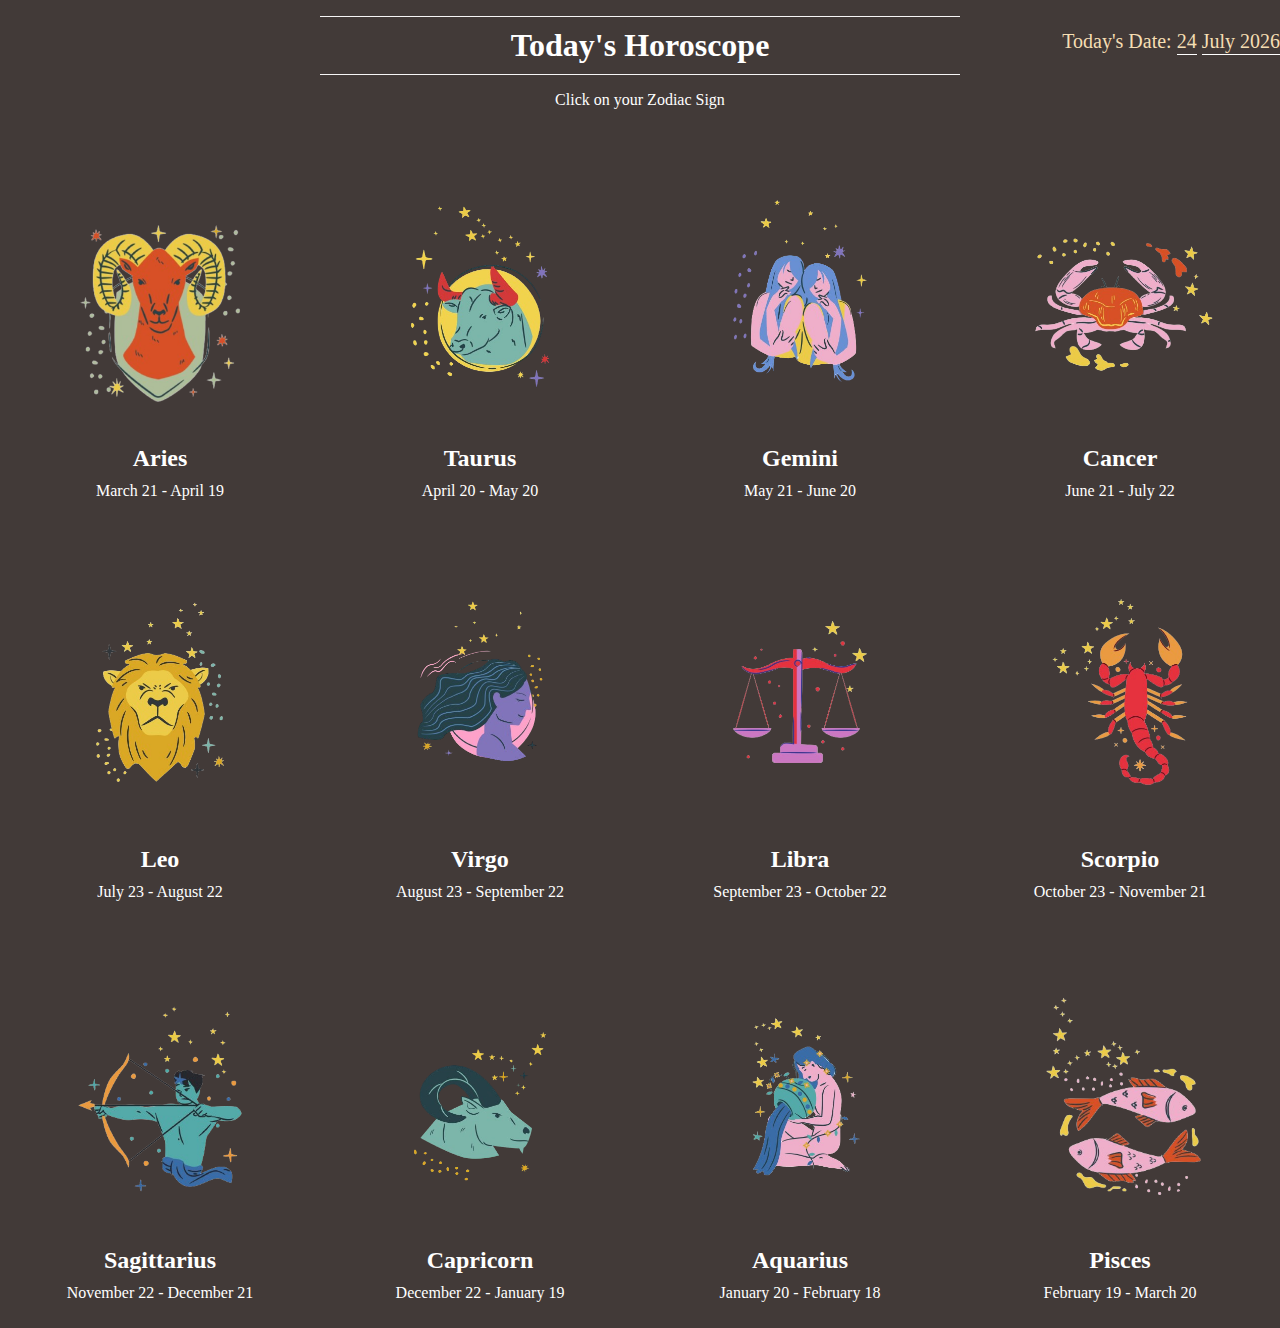
<file: index.html>
<!DOCTYPE html>
<html lang="en">
<head>
    <meta charset="UTF-8">
    <meta name="viewport" content="width=device-width, initial-scale=1.0">
    <title>Know your Horoscope</title>
    <link rel="stylesheet" href="style.css">
</head>
<body>
<div class="container">
    <div class="first">
        <div class="heading">
            <h1>Today's Horoscope</h1>
        </div>
        <div class="date">
            <p>Today's Date:
                <span id="date-day"></span>
                <span id="date-month-year"></span>
            </p>
        </div>
    </div>
    <div class="para">
        <p>Click on your Zodiac Sign</p>
    </div>
    <div class="hero-section">
        <div class="zodiac">
            <div id="aries" class="zodiac-sign">
                <img src="aries.png" alt="">
                <h2>Aries</h2>
                <p>March 21 - April 19</p>
            </div>
            <div id="taurus" class="zodiac-sign">
                <img src="taurus.png" alt="">
                <h2>Taurus</h2>
                <p>April 20 - May 20</p>
            </div>
            <div id="gemini" class="zodiac-sign">
                <img src="gemini.png" alt="">
                <h2>Gemini</h2>
                <p>May 21 - June 20</p>
            </div>
            <div id="cancer" class="zodiac-sign">
                <img src="cancer.png" alt="">
                <h2>Cancer</h2>
                <p>June 21 - July 22</p>
            </div>
        </div>
        <div class="zodiac-two">
            <div id="leo" class="zodiac-sign">
                <img src="leo.png" alt="">
                <h2>Leo</h2>
                <p>July 23 - August 22</p>
            </div>
            <div id="virgo" class="zodiac-sign">
                <img src="virgo.png" alt="">
                <h2>Virgo</h2>
                <p>August 23 - September 22</p>
            </div>
            <div id="libra" class="zodiac-sign">
                <img src="libra.png" alt="">
                <h2>Libra</h2>
                <p>September 23 - October 22</p>
            </div>
            <div id="scorpio" class="zodiac-sign">
                <img src="scorpio.png" alt="">
                <h2>Scorpio</h2>
                <p>October 23 - November 21</p>
            </div>
        </div>
        <div class="zodiac-three">
            <div id="sagittarius" class="zodiac-sign">
                <img src="sagittarius.png" alt="">
                <h2>Sagittarius</h2>
                <p>November 22 - December 21</p>
            </div>
            <div id="capricorn" class="zodiac-sign">
                <img src="capricron.png" alt="">
                <h2>Capricorn</h2>
                <p>December 22 - January 19</p>
            </div>
            <div id="aquarius" class="zodiac-sign">
                <img src="aquarius.png" alt="">
                <h2>Aquarius</h2>
                <p>January 20 - February 18</p>
            </div>
            <div id="pisces" class="zodiac-sign">
                <img src="pisces.png" alt="">
                <h2>Pisces</h2>
                <p>February 19 - March 20</p>
            </div>
        </div>
    </div>
    <div id="horoscope-text" class="para"></div>
</div>

<script src="script.js"></script>
</body>
</html>
</file>
<file: style.css>
* {
    padding: 0;
    margin: 0;
    box-sizing: border-box;
}

body {
    background-color: #423A38;
    min-height: 100vh;
}

.container {
    height: 100%;
    width: 100%;
    background-color: #423A38;
}

.first {
    display: flex;
    justify-content: center;
}

.date {
    position: absolute;
    right: 0;
    top: 30px;
    color: wheat;
}

.date p {
    font-size: 20px;
}

.date span {
    border-bottom: 1px solid white;
    padding-bottom: 2px;
}

.heading {
    text-align: center;
    border-top: 1px solid whitesmoke;
    border-bottom: 1px solid whitesmoke;
    margin-top: 1rem;
    width: 50%;
    color: white;
    padding: 10px;
}

.para {
    color: white;
    text-align: center;
    margin-top: 1rem;
}

.zodiac,
.zodiac-two,
.zodiac-three {
    display: flex;
    justify-content: center;
    text-align: center;
    margin-top: 2rem;
}

.zodiac .zodiac-sign img,
.zodiac-two .zodiac-sign img,
.zodiac-three .zodiac-sign img {
    height: 300px;
    width: 300px;
    object-fit: contain;
    cursor: pointer;
}

.zodiac-sign h2 {
    color: white;
    text-align: center;
  
}
.zodiac-sign p{
    padding: 10px;
    color: white;
}

.zodiac-sign {
    margin: 0 10px;
}
.detail-page {
    text-align: center;
}

.detail-page img {
    height: 500px;
    width: 500px;
    object-fit: contain;
}

#horoscope-text {
    color: white;
}
</file>
